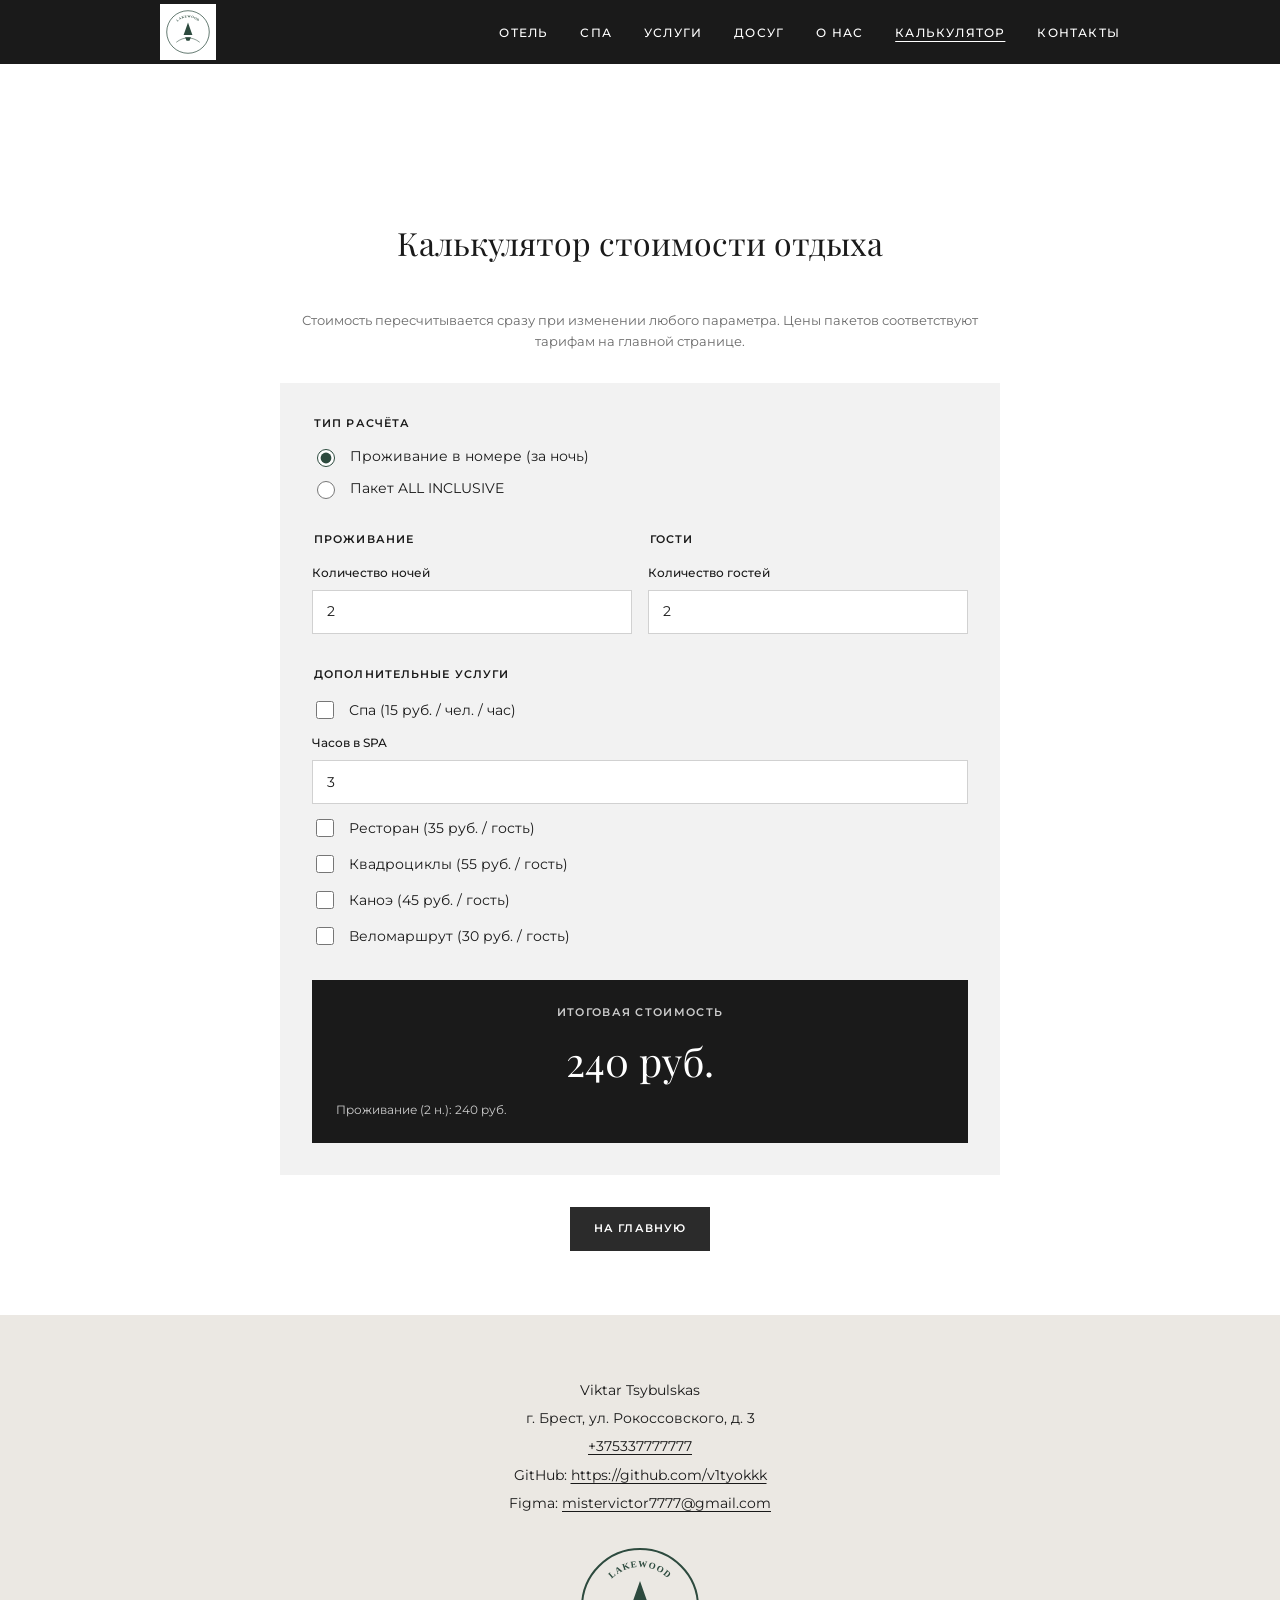
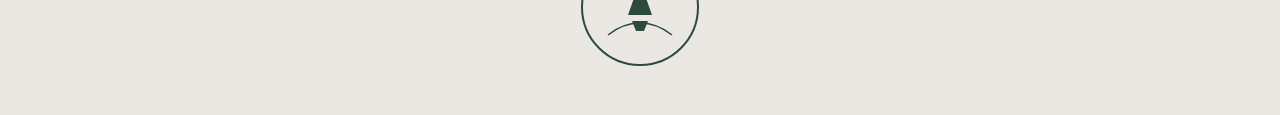
<file: public/calc.html>
<!DOCTYPE html>
<html lang="ru">
<head>
  <meta charset="UTF-8">
  <meta name="viewport" content="width=device-width, initial-scale=1.0">
  <meta name="description" content="Калькулятор стоимости отдыха — Lakewood Lodge">
  <title>Калькулятор — Lakewood Lodge</title>
  <link rel="preconnect" href="https://fonts.googleapis.com">
  <link rel="preconnect" href="https://fonts.gstatic.com" crossorigin>
  <link href="https://fonts.googleapis.com/css2?family=Montserrat:wght@400;500;600;700&family=Playfair+Display:ital,wght@0,400;0,700;1,400&display=swap" rel="stylesheet">
  <link rel="stylesheet" href="style.css">
  <script src="calc.js" defer></script>
</head>
<body class="page-calc">
  <input class="nav-toggle" type="checkbox" id="nav-toggle" aria-hidden="true">

  <header class="header">
    <div class="header__inner">
      <a class="header__logo" href="index.html#hero" aria-label="Lakewood Lodge — на главную">
        <img class="header__logo-img" src="assets/svg/logo.svg" width="44" height="44" alt="">
      </a>

      <label class="header__burger" for="nav-toggle">
        <span class="header__burger-line" aria-hidden="true"></span>
        <span class="header__burger-line" aria-hidden="true"></span>
        <span class="header__burger-line" aria-hidden="true"></span>
        <span class="visually-hidden">Открыть меню</span>
      </label>

      <nav class="header__nav" aria-label="Основная навигация">
        <ul class="header__menu">
          <li class="header__item"><a class="header__link" href="index.html#hotel">Отель</a></li>
          <li class="header__item"><a class="header__link" href="index.html#spa">Спа</a></li>
          <li class="header__item"><a class="header__link" href="index.html#services">Услуги</a></li>
          <li class="header__item"><a class="header__link" href="index.html#leisure">Досуг</a></li>
          <li class="header__item"><a class="header__link" href="index.html#about">О нас</a></li>
          <li class="header__item"><a class="header__link header__link--current" href="calc.html" aria-current="page">Калькулятор</a></li>
          <li class="header__item"><a class="header__link" href="index.html#contacts">Контакты</a></li>
        </ul>
        <div class="header__drawer-logo">
          <img class="header__drawer-logo-img" src="assets/svg/logo.svg" width="160" height="160" alt="Lakewood Lodge">
        </div>
      </nav>
    </div>
  </header>

  <label class="nav-backdrop" for="nav-toggle">
    <span class="visually-hidden">Закрыть меню</span>
  </label>

  <main class="calc-page">
    <section class="section section--light" aria-labelledby="calc-title">
      <div class="container">
        <h1 class="section-title" id="calc-title">Калькулятор стоимости отдыха</h1>

        <div class="calculator">
          <p class="calculator__intro">
            Стоимость пересчитывается сразу при изменении любого параметра. Цены пакетов соответствуют тарифам на главной странице.
          </p>

          <form class="calculator__form" id="calculator-form" novalidate>
            <fieldset class="calculator__fieldset">
              <legend class="calculator__legend">Тип расчёта</legend>
              <div class="calculator__radios">
                <label class="calculator__radio">
                  <input type="radio" name="mode" value="room" checked>
                  <span>Проживание в номере (за ночь)</span>
                </label>
                <label class="calculator__radio">
                  <input type="radio" name="mode" value="package">
                  <span>Пакет ALL INCLUSIVE</span>
                </label>
              </div>
            </fieldset>

            <fieldset class="calculator__fieldset" id="calc-package-field" hidden>
              <legend class="calculator__legend">Пакет</legend>
              <div class="calculator__field">
                <label class="calculator__label" for="calc-package">Выберите пакет</label>
                <select class="calculator__select" id="calc-package" name="package">
                  <option value="restore">Restore — 250 руб. (2 персоны)</option>
                  <option value="morning">Morning drive — 335 руб. (2 персоны)</option>
                  <option value="active">Active Recovery — 175 руб. (1 персона)</option>
                </select>
              </div>
            </fieldset>

            <div class="calculator__row">
              <fieldset class="calculator__fieldset" id="calc-nights-field">
                <legend class="calculator__legend">Проживание</legend>
                <div class="calculator__field">
                  <label class="calculator__label" for="calc-nights">Количество ночей</label>
                  <input
                    class="calculator__input"
                    type="number"
                    id="calc-nights"
                    name="nights"
                    min="1"
                    max="30"
                    value="2"
                    required
                  >
                </div>
              </fieldset>

              <fieldset class="calculator__fieldset">
                <legend class="calculator__legend">Гости</legend>
                <div class="calculator__field">
                  <label class="calculator__label" for="calc-guests">Количество гостей</label>
                  <input
                    class="calculator__input"
                    type="number"
                    id="calc-guests"
                    name="guests"
                    min="1"
                    max="10"
                    value="2"
                    required
                  >
                </div>
              </fieldset>
            </div>

            <fieldset class="calculator__fieldset">
              <legend class="calculator__legend">Дополнительные услуги</legend>
              <div class="calculator__checks">
                <label class="calculator__check">
                  <input type="checkbox" id="extra-spa" name="extra-spa">
                  <span>Спа (15 руб. / чел. / час)</span>
                </label>
                <div class="calculator__field" id="calc-spa-hours-field" hidden>
                  <label class="calculator__label" for="calc-spa-hours">Часов в SPA</label>
                  <input
                    class="calculator__input"
                    type="number"
                    id="calc-spa-hours"
                    name="spa-hours"
                    min="1"
                    max="8"
                    value="3"
                  >
                </div>
                <label class="calculator__check">
                  <input type="checkbox" id="extra-restaurant" name="extra-restaurant">
                  <span>Ресторан (35 руб. / гость)</span>
                </label>
                <label class="calculator__check">
                  <input type="checkbox" id="extra-quad" name="extra-quad">
                  <span>Квадроциклы (55 руб. / гость)</span>
                </label>
                <label class="calculator__check">
                  <input type="checkbox" id="extra-canoe" name="extra-canoe">
                  <span>Каноэ (45 руб. / гость)</span>
                </label>
                <label class="calculator__check">
                  <input type="checkbox" id="extra-bike" name="extra-bike">
                  <span>Веломаршрут (30 руб. / гость)</span>
                </label>
              </div>
            </fieldset>

            <div class="calculator__result" aria-live="polite" aria-atomic="true">
              <p class="calculator__total-label">Итоговая стоимость</p>
              <p class="calculator__total" id="calc-total">0 руб.</p>
              <ul class="calculator__breakdown" id="calc-breakdown"></ul>
            </div>
          </form>

          <a class="calculator__back" href="index.html">На главную</a>
        </div>
      </div>
    </section>
  </main>

  <footer class="footer" id="contacts">
    <div class="container">
      <ul class="footer__contacts">
        <li>Viktar Tsybulskas</li>
        <li>г. Брест, ул. Рокоссовского, д. 3</li>
        <li><a class="footer__link" href="tel:+375333105838">+375337777777</a></li>
        <li>
          GitHub:
          <a class="footer__link" href="https://github.com/v1tyokk" target="_blank" rel="noopener noreferrer">https://github.com/v1tyokkk</a>
        </li>
        <li>
          Figma:
          <a class="footer__link" href="mistervictor7777@gmail.com">mistervictor7777@gmail.com</a>
        </li>
      </ul>
      <img class="footer__logo" src="assets/svg/logo.svg" width="120" height="120" alt="Lakewood Lodge">
    </div>
  </footer>
</body>
</html>
</file>
<file: public/style.css>
@charset "UTF-8";
.calculator__back, .contact-banner__booking-item--submit, .btn, .header__burger {
  margin: 0;
  padding: 0;
  border: none;
  background: none;
  font: inherit;
  color: inherit;
  cursor: pointer;
}

.section-title {
  margin: 0 0 32px;
  font-family: "Playfair Display", "Times New Roman", serif;
  font-weight: 400;
  font-size: 28px;
  line-height: 1.2;
  text-align: center;
  color: #1a1a1a;
}
@media (min-width: 1024px) {
  .section-title {
    font-size: 32px;
    margin-bottom: 48px;
  }
}

*,
*::before,
*::after {
  box-sizing: border-box;
}

html {
  scroll-behavior: smooth;
}

body,
h1,
h2,
h3,
h4,
p,
ul,
ol,
figure {
  margin: 0;
}

ul,
ol {
  padding: 0;
  list-style: none;
}

img {
  display: block;
  max-width: 100%;
  height: auto;
}

a {
  color: inherit;
  text-decoration: none;
}

button,
input,
select,
textarea {
  font: inherit;
  color: inherit;
}

button {
  cursor: pointer;
}

body {
  font-family: "Montserrat", "Segoe UI", sans-serif;
  font-size: 14px;
  line-height: 1.5;
  color: #1a1a1a;
  background-color: #ffffff;
  -webkit-font-smoothing: antialiased;
}

.visually-hidden {
  position: absolute;
  width: 1px;
  height: 1px;
  margin: -1px;
  padding: 0;
  overflow: hidden;
  clip: rect(0, 0, 0, 0);
  white-space: nowrap;
  border: 0;
}

.container {
  width: 100%;
  max-width: 1024px;
  margin-inline: auto;
  padding-inline: 16px;
}
@media (min-width: 768px) {
  .container {
    padding-inline: 24px;
  }
}
@media (min-width: 1024px) {
  .container {
    padding-inline: 32px;
  }
}

.section {
  padding-block: 24px;
}
@media (min-width: 768px) {
  .section {
    padding-block: 48px;
  }
}
@media (min-width: 1024px) {
  .section {
    padding-block: 64px;
  }
}
.section--light {
  background-color: #ffffff;
}

.nav-toggle {
  position: absolute;
  width: 1px;
  height: 1px;
  margin: -1px;
  overflow: hidden;
  clip: rect(0, 0, 0, 0);
  white-space: nowrap;
}
.nav-toggle:checked ~ .nav-backdrop {
  opacity: 1;
  visibility: visible;
}
@media (max-width: 767px) {
  .nav-toggle:checked ~ .header {
    z-index: 160;
    background-color: transparent;
  }
}
.nav-toggle:checked ~ .header .header__nav {
  transform: translateX(0);
}
.nav-toggle:checked ~ .header .header__burger-line {
  background-color: #1a1a1a;
  transform-origin: center;
}
.nav-toggle:checked ~ .header .header__burger-line:nth-child(1) {
  transform: translateY(9px) rotate(45deg);
}
.nav-toggle:checked ~ .header .header__burger-line:nth-child(2) {
  opacity: 0;
  transform: scaleX(0);
}
.nav-toggle:checked ~ .header .header__burger-line:nth-child(3) {
  transform: translateY(-9px) rotate(-45deg);
}

.nav-backdrop {
  position: fixed;
  inset: 0;
  z-index: 150;
  background-color: rgba(0, 0, 0, 0.4);
  opacity: 0;
  visibility: hidden;
  transition: opacity 0.35s ease, visibility 0.35s ease;
  cursor: pointer;
}
@media (min-width: 768px) {
  .nav-backdrop {
    display: none;
  }
}

.header {
  position: absolute;
  top: 0;
  left: 0;
  right: 0;
  z-index: 100;
  background-color: #1a1a1a;
}
@media (max-width: 767px) {
  .header {
    position: fixed;
    background-color: #1a1a1a;
  }
}
@media (min-width: 768px) and (max-width: 1023px) {
  .header {
    background-color: #1a1a1a;
  }
}
@media (min-width: 1024px) {
  .header {
    position: absolute;
    background-color: transparent;
  }
}
.header__inner {
  display: flex;
  align-items: center;
  justify-content: space-between;
  gap: 16px;
  max-width: 1024px;
  min-height: 64px;
  margin-inline: auto;
  padding-inline: 16px;
}
@media (min-width: 768px) {
  .header__inner {
    padding-inline: 24px;
  }
}
@media (min-width: 1024px) {
  .header__inner {
    padding-inline: 32px;
  }
}
.header__logo {
  display: flex;
  flex-shrink: 0;
  align-items: center;
  justify-content: center;
  width: 56px;
  height: 56px;
  background-color: #ffffff;
}
.header__logo-img {
  width: 44px;
  height: 44px;
  object-fit: contain;
}
.header__burger {
  position: relative;
  z-index: 210;
  display: none;
  flex-direction: column;
  justify-content: center;
  align-items: center;
  gap: 6px;
  width: 44px;
  height: 44px;
  margin-left: auto;
  padding: 10px;
  cursor: pointer;
}
@media (max-width: 767px) {
  .header__burger {
    display: flex;
  }
}
.header__burger:focus-visible {
  outline: 2px solid #2d4a3e;
  outline-offset: 2px;
}
.header__burger-line {
  display: block;
  width: 24px;
  height: 3px;
  border-radius: 2px;
  background-color: #ffffff;
  transform-origin: center;
  transition: transform 0.35s ease, opacity 0.35s ease, background-color 0.35s ease;
}
.header__nav {
  display: none;
  flex: 1;
  min-width: 0;
}
@media (min-width: 768px) {
  .header__nav {
    display: block;
  }
}
@media (max-width: 767px) {
  .header__nav {
    position: fixed;
    top: 0;
    right: 0;
    bottom: 0;
    left: auto;
    z-index: 200;
    display: flex;
    flex-direction: column;
    justify-content: space-between;
    width: 80%;
    max-width: 80%;
    padding: 88px 16px 64px;
    background-color: #f5f5f5;
    transform: translateX(100%);
    transition: transform 0.35s ease;
    overflow-y: auto;
  }
}
.header__menu {
  display: flex;
  flex-wrap: wrap;
  justify-content: flex-end;
  gap: 4px 8px;
}
@media (min-width: 768px) {
  .header__menu {
    gap: 6px 12px;
  }
}
@media (min-width: 1024px) {
  .header__menu {
    gap: 16px 32px;
  }
}
@media (max-width: 767px) {
  .header__menu {
    flex-direction: column;
    flex-wrap: nowrap;
    align-items: flex-start;
    justify-content: flex-start;
    gap: 0;
    width: 100%;
  }
}
@media (max-width: 767px) {
  .header__item {
    width: 100%;
  }
}
.header__link {
  font-size: 9px;
  font-weight: 500;
  letter-spacing: 0.06em;
  text-transform: uppercase;
  color: #ffffff;
  transition: opacity 0.2s ease;
}
@media (min-width: 768px) {
  .header__link {
    font-size: 10px;
    letter-spacing: 0.08em;
  }
}
@media (min-width: 1024px) {
  .header__link {
    font-size: 12px;
    letter-spacing: 0.1em;
  }
}
@media (max-width: 767px) {
  .header__link {
    display: block;
    padding-block: 14px;
    font-size: 22px;
    font-weight: 700;
    letter-spacing: 0.02em;
    line-height: 1.2;
    color: #1a1a1a;
  }
  .header__link::before {
    content: "– ";
  }
}
.header__link:hover, .header__link:focus-visible {
  opacity: 0.75;
}
@media (max-width: 767px) {
  .header__link:hover, .header__link:focus-visible {
    opacity: 1;
  }
}
.header__link:focus-visible {
  outline: 2px solid #2d4a3e;
  outline-offset: 2px;
}
.header__drawer-logo {
  display: none;
}
@media (max-width: 767px) {
  .header__drawer-logo {
    display: flex;
    justify-content: center;
    width: 100%;
    margin-top: auto;
    padding-top: 48px;
  }
}
.header__drawer-logo-img {
  width: 160px;
  height: 160px;
  object-fit: contain;
}
@media (min-width: 768px) {
  .header__drawer-logo-img {
    width: 120px;
    height: 120px;
  }
}
.header__cta {
  display: none;
}

.footer {
  padding-block: 64px 48px;
  background-color: #ebe8e3;
  text-align: center;
}
@media (min-width: 768px) and (max-width: 1023px) {
  .footer {
    padding-block: 48px 40px;
  }
}
.footer__contacts {
  display: grid;
  gap: 6px;
  margin-bottom: 32px;
  font-size: 14px;
  line-height: 1.6;
  color: #1a1a1a;
}
.footer__link {
  text-decoration: underline;
  text-underline-offset: 3px;
  color: #1a1a1a;
}
.footer__link:hover {
  opacity: 0.7;
}
.footer__logo {
  width: 120px;
  height: 120px;
  margin-inline: auto;
  object-fit: contain;
}

.btn {
  display: inline-flex;
  align-items: center;
  justify-content: center;
  min-height: 40px;
  padding: 10px 20px;
  border: none;
  background-color: #2b2b2b;
  font-size: 11px;
  font-weight: 500;
  letter-spacing: 0.1em;
  text-transform: uppercase;
  color: #ffffff;
  transition: background-color 0.2s ease, color 0.2s ease;
}
.btn:focus-visible {
  outline: 2px solid #2d4a3e;
  outline-offset: 2px;
}
.btn:hover, .btn--filter-active {
  background-color: #1a1a1a;
  color: #ffffff;
}
.btn--filter {
  min-width: 0;
  flex: 1 1 calc(20% - 4px);
  min-height: 20px;
  padding: 4px 6px;
  font-size: 7px;
  letter-spacing: 0.04em;
}
@media (min-width: 768px) and (max-width: 1023px) {
  .btn--filter {
    flex: 1 1 auto;
    min-width: 0;
    max-width: none;
    min-height: 40px;
    padding: 12px 14px;
    font-size: 11px;
    letter-spacing: 0.1em;
  }
}
@media (min-width: 1024px) {
  .btn--filter {
    flex: 0 1 auto;
    min-width: 140px;
    padding: 14px 20px;
    font-size: 12px;
  }
}

.hero {
  display: flex;
  align-items: flex-end;
  min-height: 320px;
  padding-block: 64px 24px;
  padding-top: 112px;
}
@media (max-width: 767px) {
  .hero {
    padding-top: 96px;
  }
}
.hero {
  background-color: #1a1a1a;
  background-image: linear-gradient(rgba(0, 0, 0, 0.35), rgba(0, 0, 0, 0.35)), url("assets/png/heroback.png");
  background-position: center;
  background-size: cover;
  background-repeat: no-repeat;
}
@media (min-width: 768px) {
  .hero {
    min-height: 480px;
    padding-bottom: 48px;
  }
}
@media (min-width: 1024px) {
  .hero {
    min-height: 520px;
    padding-bottom: 56px;
  }
}
.hero__content {
  width: 100%;
  max-width: 1024px;
  margin-inline: auto;
  padding-inline: 16px;
}
@media (min-width: 768px) {
  .hero__content {
    padding-inline: 24px;
  }
}
@media (min-width: 1024px) {
  .hero__content {
    padding-inline: 32px;
  }
}
.hero__brand {
  margin: 0 0 12px;
  font-family: "Playfair Display", "Times New Roman", serif;
  font-weight: 700;
  line-height: 0.95;
  color: #ffffff;
  text-transform: uppercase;
}
.hero__brand-line {
  display: block;
  font-size: clamp(40px, 13vw, 56px);
  letter-spacing: 0.02em;
}
@media (min-width: 768px) {
  .hero__brand-line {
    font-size: clamp(56px, 9vw, 72px);
  }
}
@media (min-width: 1024px) {
  .hero__brand-line {
    font-size: 80px;
  }
}
.hero__tagline {
  margin: 0;
  max-width: 360px;
  font-size: 10px;
  line-height: 1.4;
  color: #ffffff;
  text-transform: lowercase;
}
@media (min-width: 768px) and (max-width: 1023px) {
  .hero__tagline {
    font-family: "Montserrat", "Segoe UI", sans-serif;
    font-weight: 400;
    font-size: 14px;
  }
}
@media (min-width: 1024px) {
  .hero__tagline {
    font-family: "Playfair Display", "Times New Roman", serif;
    font-style: italic;
    font-size: 18px;
  }
}

.services__grid {
  display: grid;
  grid-template-columns: repeat(2, 1fr);
  gap: 12px;
}
@media (min-width: 768px) {
  .services__grid {
    gap: 24px;
  }
}
@media (min-width: 1024px) {
  .services__grid {
    gap: 20px;
  }
}

.service-card {
  display: flex;
  flex-direction: column;
  overflow: hidden;
  background-color: #2b2b2b;
}
.service-card__media {
  aspect-ratio: 327/218;
  overflow: hidden;
}
.service-card__media img {
  width: 100%;
  height: 100%;
  object-fit: cover;
}
.service-card__body {
  display: flex;
  flex: 1;
  flex-direction: column;
  gap: 6px;
  padding: 12px;
  color: #ffffff;
}
@media (min-width: 768px) {
  .service-card__body {
    gap: 12px;
    padding: 16px 24px 24px;
  }
}
.service-card__head {
  display: flex;
  align-items: flex-start;
  gap: 4px;
}
@media (min-width: 768px) {
  .service-card__head {
    gap: 12px;
  }
}
.service-card__icon {
  flex-shrink: 0;
  width: 18px;
  height: 18px;
  margin-top: 2px;
  color: #ffffff;
}
@media (min-width: 768px) {
  .service-card__icon {
    width: 28px;
    height: 28px;
  }
}
.service-card__icon svg {
  width: 100%;
  height: 100%;
}
.service-card__title {
  font-size: 11px;
  font-weight: 600;
  line-height: 1.35;
}
@media (min-width: 768px) {
  .service-card__title {
    font-size: 15px;
  }
}
@media (min-width: 1024px) {
  .service-card__title {
    font-size: 16px;
  }
}
.service-card__text {
  font-size: 9px;
  line-height: 1.35;
  color: rgba(255, 255, 255, 0.78);
}
@media (min-width: 768px) {
  .service-card__text {
    font-size: 12px;
    line-height: 1.55;
  }
}
@media (min-width: 1024px) {
  .service-card__text {
    font-size: 13px;
  }
}

.tariffs__grid {
  display: grid;
  gap: 32px;
}
@media (min-width: 1024px) {
  .tariffs__grid {
    gap: 40px;
  }
}

.package-card {
  overflow: hidden;
  background-color: #ffffff;
}
.package-card__photos {
  display: grid;
  grid-template-columns: repeat(3, 1fr);
  gap: 0;
}
.package-card__photo {
  aspect-ratio: 4/3;
  overflow: hidden;
}
.package-card__photo img {
  width: 100%;
  height: 100%;
  object-fit: cover;
}
.package-card__info {
  padding: 12px 12px 16px;
  background-color: #2b2b2b;
  color: #ffffff;
}
@media (min-width: 768px) {
  .package-card__info {
    padding: 24px 24px 32px;
  }
}
.package-card__title {
  margin: 0 0 12px;
  font-family: "Montserrat", "Segoe UI", sans-serif;
  font-size: 16px;
  font-weight: 500;
  line-height: 1.15;
  text-align: center;
}
@media (min-width: 768px) {
  .package-card__title {
    margin-bottom: 24px;
    font-size: 28px;
  }
}
@media (min-width: 1024px) {
  .package-card__title {
    font-size: 18px;
  }
}
.package-card__row {
  display: flex;
  flex-direction: column;
  gap: 12px;
  margin-bottom: 12px;
}
@media (min-width: 768px) {
  .package-card__row {
    flex-direction: row;
    align-items: flex-start;
    justify-content: space-between;
    gap: 24px;
    margin-bottom: 24px;
  }
}
.package-card__list {
  display: grid;
  gap: 2px;
  flex: 1;
  font-size: 11px;
  line-height: 1.25;
  color: rgba(255, 255, 255, 0.78);
}
@media (min-width: 768px) {
  .package-card__list {
    gap: 6px;
    font-size: 16px;
    line-height: 1.25;
  }
}
@media (min-width: 1024px) {
  .package-card__list {
    font-size: 13px;
    line-height: 1.45;
  }
}
.package-card__list li {
  padding-left: 0.5em;
  text-indent: -0.5em;
}
.package-card__pricing {
  display: flex;
  flex-direction: column;
  align-items: flex-end;
  gap: 4px;
  flex-shrink: 0;
}
@media (max-width: 767px) {
  .package-card__pricing {
    align-items: flex-start;
  }
}
.package-card__old {
  font-size: 14px;
  text-decoration: line-through;
  color: rgba(255, 255, 255, 0.78);
}
@media (min-width: 768px) {
  .package-card__old {
    font-size: 28px;
  }
}
@media (min-width: 1024px) {
  .package-card__old {
    font-size: 20px;
  }
}
.package-card__new {
  font-size: 20px;
  font-weight: 600;
  line-height: 1;
  color: #ffffff;
}
@media (min-width: 768px) {
  .package-card__new {
    font-size: 30px;
  }
}
@media (min-width: 1024px) {
  .package-card__new {
    font-size: 32px;
  }
}
.package-card__btn {
  display: block;
  width: 100%;
  max-width: 220px;
  margin-inline: auto;
  padding: 6px 16px;
  border: none;
  background-color: #f0f0f0;
  font-size: 14px;
  font-weight: 600;
  letter-spacing: 0.12em;
  text-align: center;
  text-transform: uppercase;
  color: #1a1a1a;
  transition: background-color 0.2s ease;
}
@media (min-width: 768px) {
  .package-card__btn {
    max-width: 280px;
    padding: 8px 24px;
    font-size: 22px;
    letter-spacing: 0.04em;
  }
}
@media (min-width: 1024px) {
  .package-card__btn {
    padding: 14px 24px;
    font-size: 12px;
    letter-spacing: 0.12em;
  }
}
.package-card__btn:hover {
  background-color: #e0e0e0;
}
.package-card__btn:focus-visible {
  outline: 2px solid #2d4a3e;
  outline-offset: 2px;
}

.gallery__filters {
  display: flex;
  flex-wrap: wrap;
  justify-content: center;
  gap: 4px;
  margin-bottom: 8px;
}
@media (min-width: 768px) and (max-width: 1023px) {
  .gallery__filters {
    gap: 8px;
    margin-bottom: 20px;
  }
}
@media (min-width: 1024px) {
  .gallery__filters {
    gap: 20px;
    margin-bottom: 16px;
  }
}
.gallery__slider {
  position: relative;
  margin-bottom: 24px;
}
@media (min-width: 768px) {
  .gallery__slider {
    display: flex;
    align-items: center;
    gap: 12px;
    margin-bottom: 24px;
  }
}
@media (min-width: 1024px) {
  .gallery__slider {
    gap: 16px;
    margin-bottom: 16px;
  }
}
@media (max-width: 767px) {
  .gallery__slider:hover .gallery__arrow, .gallery__slider:focus-within .gallery__arrow {
    opacity: 1;
    pointer-events: auto;
  }
}
@media (min-width: 768px) {
  .gallery__slider .gallery__arrow {
    opacity: 1;
    pointer-events: auto;
  }
}
.gallery__slider--animating .gallery__arrow {
  pointer-events: none;
}
.gallery__viewport {
  --gallery-column-width: 100%;
  flex: 1;
  min-width: 0;
  overflow: hidden;
}
.gallery__track {
  display: flex;
  gap: 12px;
  will-change: transform;
}
@media (min-width: 768px) {
  .gallery__track {
    gap: 16px;
  }
}
@media (min-width: 1024px) {
  .gallery__track {
    gap: 16px;
  }
}
.gallery__column {
  display: grid;
  flex: 0 0 var(--gallery-column-width);
  gap: 12px;
}
@media (min-width: 768px) {
  .gallery__column {
    gap: 16px;
  }
}
@media (min-width: 1024px) {
  .gallery__column {
    gap: 16px;
  }
}
.gallery__item {
  position: relative;
  aspect-ratio: 1.5;
  overflow: hidden;
  background-color: #2b2b2b;
}
@media (max-width: 767px) {
  .gallery__item {
    aspect-ratio: 1/1.05;
  }
}
.gallery__image {
  width: 100%;
  height: 100%;
  object-fit: cover;
}
.gallery__arrow {
  position: absolute;
  top: 50%;
  z-index: 2;
  flex-shrink: 0;
  width: 34px;
  height: 48px;
  padding: 0;
  border: none;
  background-color: transparent;
  color: #ffffff;
  opacity: 0;
  transform: translateY(-50%);
  transition: opacity 0.28s ease;
  cursor: pointer;
  pointer-events: none;
}
@media (min-width: 768px) {
  .gallery__arrow {
    position: relative;
    top: auto;
    display: flex;
    align-items: center;
    justify-content: center;
    width: 40px;
    height: 56px;
    color: #1a1a1a;
    background-color: #ffffff;
    box-shadow: 0 0 0 1px rgba(26, 26, 26, 0.12);
    transform: none;
    transition: opacity 0.28s ease, background-color 0.2s ease;
  }
}
.gallery__arrow:focus-visible {
  outline: 2px solid #2d4a3e;
  outline-offset: 2px;
}
@media (min-width: 768px) {
  .gallery__arrow:hover {
    background-color: #f2f2f2;
  }
}
.gallery__arrow::before {
  content: "";
  position: absolute;
  top: 50%;
  left: 50%;
  width: 0;
  height: 0;
  transform: translate(-50%, -50%);
  border-top: 12px solid transparent;
  border-bottom: 12px solid transparent;
}
@media (min-width: 768px) {
  .gallery__arrow::before {
    position: static;
    top: auto;
    left: auto;
    border-top-width: 14px;
    border-bottom-width: 14px;
    transform: none;
  }
}
.gallery__arrow--left {
  left: 8px;
}
@media (min-width: 768px) {
  .gallery__arrow--left {
    left: auto;
  }
}
.gallery__arrow--left::before {
  border-right: 18px solid currentColor;
  border-left: none;
  margin-left: -3px;
}
@media (min-width: 768px) {
  .gallery__arrow--left::before {
    border-right-width: 20px;
    margin-left: 0;
  }
}
.gallery__arrow--right {
  right: 8px;
}
@media (min-width: 768px) {
  .gallery__arrow--right {
    right: auto;
  }
}
.gallery__arrow--right::before {
  border-left: 18px solid currentColor;
  border-right: none;
  margin-left: 3px;
}
@media (min-width: 768px) {
  .gallery__arrow--right::before {
    border-left-width: 20px;
    margin-left: 0;
  }
}

.gallery-filter--active, .gallery-filter.btn--filter-active {
  background-color: #1a1a1a;
  color: #ffffff;
}

.video-block {
  position: relative;
  aspect-ratio: 16/9;
  overflow: hidden;
  background-color: #2b2b2b;
}
@media (min-width: 1024px) {
  .video-block {
    aspect-ratio: 1024/420;
  }
}
.video-block__toggle {
  position: absolute;
  width: 1px;
  height: 1px;
  margin: -1px;
  overflow: hidden;
  clip: rect(0, 0, 0, 0);
  white-space: nowrap;
}
.video-block__video, .video-block__poster {
  width: 100%;
  height: 100%;
  object-fit: cover;
}
.video-block__video {
  display: block;
}
.video-block__overlay {
  display: flex;
  align-items: center;
  justify-content: center;
  position: absolute;
  inset: 0;
  cursor: pointer;
  transition: opacity 0.25s ease, visibility 0.25s ease;
}
.video-block__toggle:checked ~ .video-block__overlay {
  opacity: 0;
  visibility: hidden;
  pointer-events: none;
}
.video-block__play {
  display: flex;
  align-items: center;
  justify-content: center;
  position: absolute;
  margin: auto;
  width: 64px;
  height: 64px;
  border: 2px solid #1a1a1a;
  border-radius: 50%;
  background-color: transparent;
  transition: transform 0.2s ease;
}
.video-block__play:focus-visible {
  outline: 2px solid #2d4a3e;
  outline-offset: 2px;
}
.video-block__overlay:hover .video-block__play {
  transform: scale(1.05);
}
.video-block__play::after {
  content: "";
  margin-left: 4px;
  border-top: 9px solid transparent;
  border-bottom: 9px solid transparent;
  border-left: 14px solid #1a1a1a;
}

.contact-banner {
  position: relative;
  display: flex;
  flex-direction: column;
  overflow: hidden;
  color: #ffffff;
}
.contact-banner__stage {
  position: relative;
  flex: 1;
  min-height: 430px;
}
@media (min-width: 768px) {
  .contact-banner__stage {
    min-height: 520px;
  }
}
@media (min-width: 1024px) {
  .contact-banner__stage {
    min-height: 560px;
  }
}
.contact-banner__bg {
  position: absolute;
  inset: 0;
  width: 100%;
  height: 100%;
  object-fit: cover;
  object-position: center;
}
.contact-banner__overlay {
  position: absolute;
  inset: 0;
  background: linear-gradient(180deg, rgba(0, 0, 0, 0.1) 0%, rgba(0, 0, 0, 0.25) 100%);
}
.contact-banner__inner {
  position: relative;
  z-index: 1;
  display: flex;
  justify-content: flex-end;
  max-width: 1024px;
  min-height: 100%;
  margin-inline: auto;
  padding: 24px 16px 120px;
}
@media (min-width: 768px) {
  .contact-banner__inner {
    padding: 32px 24px 120px;
  }
}
@media (min-width: 1024px) {
  .contact-banner__inner {
    padding: 40px 32px 120px;
  }
}
.contact-banner__booking {
  position: absolute;
  left: 16px;
  right: 16px;
  bottom: 24px;
  z-index: 2;
  display: grid;
  grid-template-columns: repeat(2, 1fr);
  gap: 8px;
  max-width: 1024px;
  margin-inline: auto;
  background-color: #e0e0e0;
}
@media (min-width: 768px) {
  .contact-banner__booking {
    left: 24px;
    right: 24px;
    bottom: 24px;
    grid-template-columns: repeat(4, 1fr);
    gap: 12px;
    background-color: transparent;
  }
}
@media (min-width: 1024px) {
  .contact-banner__booking {
    left: 50%;
    right: auto;
    width: calc(100% - 64px);
    transform: translateX(-50%);
  }
}
.contact-banner__booking-item {
  display: flex;
  align-items: center;
  justify-content: flex-start;
  gap: 6px;
  min-height: 40px;
  padding: 8px;
  border: none;
  background-color: #e0e0e0;
  font-family: "Montserrat", "Segoe UI", sans-serif;
  font-size: 9px;
  font-weight: 500;
  letter-spacing: 0;
  text-align: left;
  color: #1a1a1a;
}
@media (min-width: 768px) {
  .contact-banner__booking-item {
    justify-content: center;
    min-height: 44px;
    padding: 10px 12px;
    font-size: 12px;
  }
}
.contact-banner__booking-item svg {
  flex-shrink: 0;
  width: 16px;
  height: 16px;
  stroke: currentColor;
  fill: none;
  stroke-width: 1.5;
}
@media (min-width: 768px) {
  .contact-banner__booking-item svg {
    width: 20px;
    height: 20px;
  }
}
.contact-banner__booking-item--submit {
  cursor: pointer;
}
.contact-banner__booking-item--submit:hover {
  background-color: #d4d4d4;
}

.contact-widget {
  display: flex;
  flex-direction: column;
  gap: 0;
  width: 100%;
  max-width: 240px;
}
@media (min-width: 768px) {
  .contact-widget {
    max-width: 260px;
  }
}
@media (min-width: 1024px) {
  .contact-widget {
    max-width: 280px;
  }
}
.contact-widget__title {
  margin: 0;
  padding: 14px 16px;
  background-color: #2a2a2a;
  font-size: 11px;
  font-weight: 600;
  letter-spacing: 0.1em;
  line-height: 1.3;
  text-align: center;
  text-transform: uppercase;
  color: #ffffff;
}
.contact-widget__input {
  width: 100%;
  min-height: 44px;
  margin: 0;
  padding: 12px 14px;
  border: none;
  border-radius: 0;
  font-family: "Montserrat", "Segoe UI", sans-serif;
  font-size: 11px;
  font-weight: 500;
  letter-spacing: 0.06em;
  text-transform: uppercase;
  color: #1a1a1a;
}
.contact-widget__input::placeholder {
  color: #1a1a1a;
  opacity: 1;
}
.contact-widget__input:focus {
  outline: 2px solid #2d4a3e;
  outline-offset: -2px;
}
.contact-widget__input--light {
  background-color: #e8e8e8;
  color: #1a1a1a;
}
.contact-widget__input--light::placeholder {
  color: #1a1a1a;
}
.contact-widget__input--dark {
  background-color: #2a2a2a;
  color: #ffffff;
}
.contact-widget__input--dark::placeholder {
  color: #ffffff;
}

.calculator {
  display: grid;
  gap: 24px;
  max-width: 720px;
  margin-inline: auto;
}
@media (min-width: 768px) {
  .calculator {
    gap: 32px;
  }
}
.calculator__intro {
  margin: 0;
  font-size: 13px;
  line-height: 1.55;
  text-align: center;
  color: rgba(26, 26, 26, 0.65);
}
.calculator__form {
  display: grid;
  gap: 24px;
  padding: 24px;
  background-color: #f2f2f2;
}
@media (min-width: 768px) {
  .calculator__form {
    padding: 32px;
    gap: 32px;
  }
}
.calculator__fieldset {
  margin: 0;
  padding: 0;
  border: none;
}
.calculator__fieldset--hidden {
  display: none;
}
.calculator__legend {
  margin-bottom: 16px;
  font-size: 11px;
  font-weight: 600;
  letter-spacing: 0.1em;
  text-transform: uppercase;
  color: #1a1a1a;
}
.calculator__row {
  display: grid;
  gap: 16px;
}
@media (min-width: 768px) {
  .calculator__row {
    grid-template-columns: 1fr 1fr;
  }
}
.calculator__field {
  display: grid;
  gap: 8px;
}
.calculator__label {
  font-size: 12px;
  font-weight: 500;
  color: #1a1a1a;
}
.calculator__input, .calculator__select {
  width: 100%;
  min-height: 44px;
  padding: 10px 14px;
  border: 1px solid rgba(26, 26, 26, 0.2);
  background-color: #ffffff;
  font-size: 14px;
  color: #1a1a1a;
}
.calculator__input:focus, .calculator__select:focus {
  outline: none;
  border-color: #2d4a3e;
  box-shadow: 0 0 0 2px rgba(45, 74, 62, 0.15);
}
.calculator__radios {
  display: grid;
  gap: 12px;
}
.calculator__radio {
  display: flex;
  align-items: flex-start;
  gap: 12px;
  font-size: 14px;
  line-height: 1.4;
  color: #1a1a1a;
  cursor: pointer;
}
.calculator__radio input {
  flex-shrink: 0;
  width: 18px;
  height: 18px;
  margin-top: 2px;
  accent-color: #2d4a3e;
}
.calculator__checks {
  display: grid;
  gap: 12px;
}
.calculator__check {
  display: flex;
  align-items: center;
  gap: 12px;
  font-size: 14px;
  color: #1a1a1a;
  cursor: pointer;
}
.calculator__check input {
  width: 18px;
  height: 18px;
  accent-color: #2d4a3e;
}
.calculator__result {
  display: grid;
  gap: 16px;
  padding: 24px;
  background-color: #1a1a1a;
  color: #ffffff;
  text-align: center;
}
.calculator__total-label {
  margin: 0;
  font-size: 11px;
  font-weight: 600;
  letter-spacing: 0.12em;
  text-transform: uppercase;
  color: rgba(255, 255, 255, 0.78);
}
.calculator__total {
  margin: 0;
  font-family: "Playfair Display", "Times New Roman", serif;
  font-size: 32px;
  line-height: 1.2;
}
@media (min-width: 768px) {
  .calculator__total {
    font-size: 40px;
  }
}
.calculator__breakdown {
  display: grid;
  gap: 4px;
  margin: 0;
  padding: 0;
  list-style: none;
  font-size: 12px;
  line-height: 1.5;
  color: rgba(255, 255, 255, 0.78);
  text-align: left;
}
.calculator__back {
  display: inline-flex;
  align-items: center;
  justify-content: center;
  min-height: 44px;
  padding: 12px 24px;
  margin-inline: auto;
  background-color: #2b2b2b;
  font-size: 11px;
  font-weight: 600;
  letter-spacing: 0.1em;
  text-transform: uppercase;
  color: #ffffff;
  transition: background-color 0.2s ease;
}
.calculator__back:hover {
  background-color: #1a1a1a;
}
.calculator__back:focus-visible {
  outline: 2px solid #2d4a3e;
  outline-offset: 2px;
}

.page-home {
  overflow-x: hidden;
}
.page-home .services.section {
  padding-bottom: 4px;
}
@media (min-width: 768px) {
  .page-home .services.section {
    padding-bottom: 8px;
  }
}
.page-home .gallery.section {
  padding-top: 4px;
}
@media (min-width: 768px) {
  .page-home .gallery.section {
    padding-top: 8px;
  }
}

@media (min-width: 1024px) {
  .page-calc .header {
    position: relative;
    background-color: #1a1a1a;
  }
}
.page-calc .header__link--current {
  opacity: 1;
  text-decoration: underline;
  text-underline-offset: 4px;
}
.page-calc .calc-page {
  padding-top: 88px;
}
@media (min-width: 768px) {
  .page-calc .calc-page {
    padding-top: 96px;
  }
}

/*# sourceMappingURL=style.css.map */
</file>
